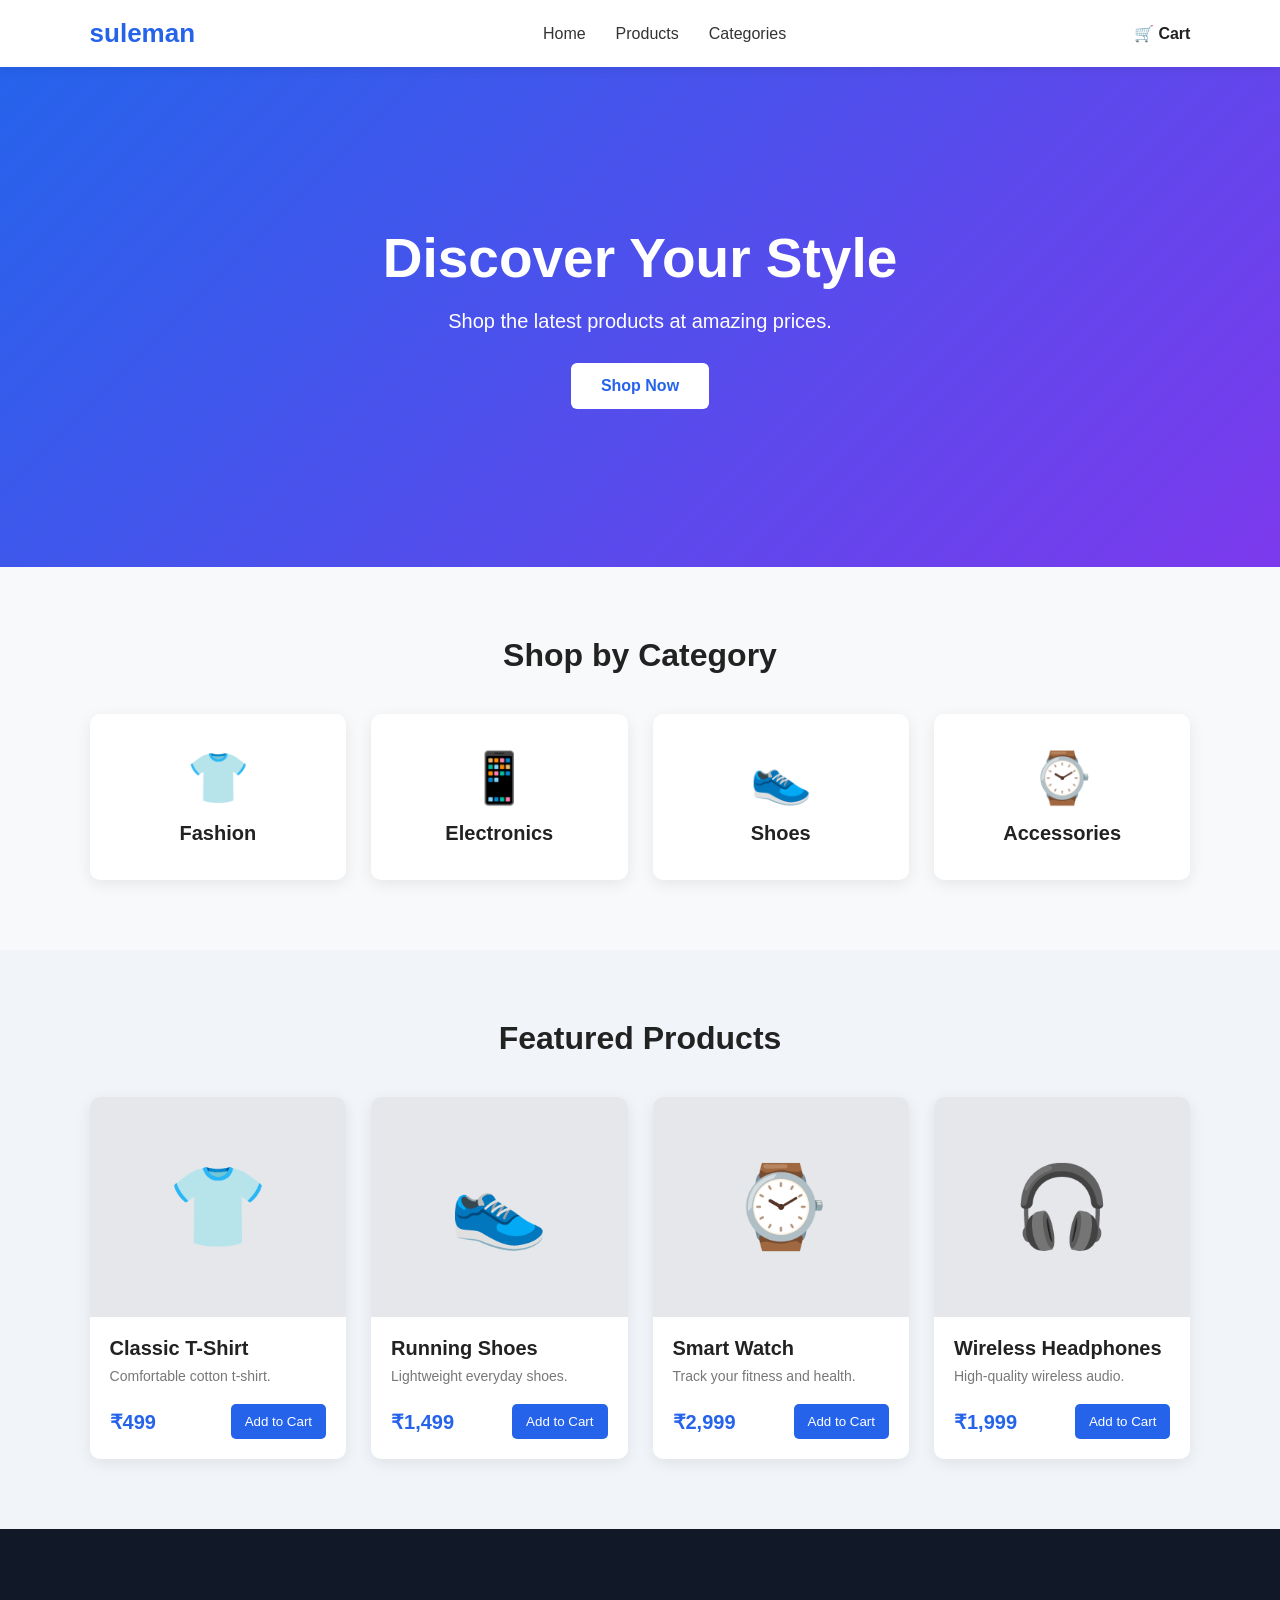
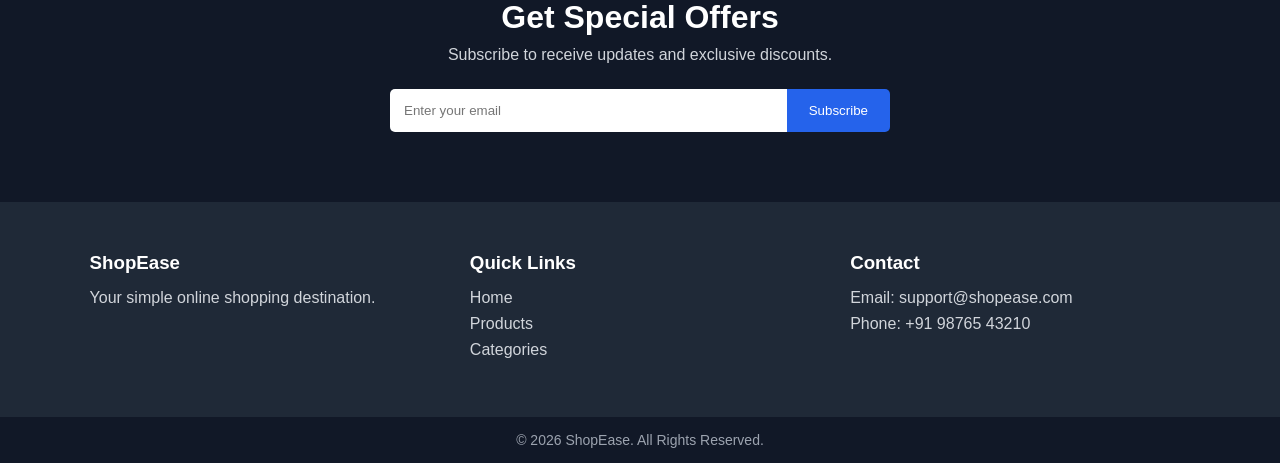
<file: index.html>
<!DOCTYPE html>
<html lang="en">
<head>
    <meta charset="UTF-8">
    <meta name="viewport" content="width=device-width, initial-scale=1.0">
    <title>ShopEase - E-Commerce</title>

    <!-- CSS -->
    <link rel="stylesheet" href="./styles/index.css">
</head>
<body>

    <!-- Header -->
    <header>
        <div class="logo">suleman</div>

        <nav>
            <a href="#">Home</a>
            <a href="#products">Products</a>
            <a href="#categories">Categories</a>
        </nav>

        <div class="cart">
            🛒 Cart
        </div>
    </header>

    <!-- Hero Section -->
    <section class="hero">
        <div class="hero-content">
            <h1>Discover Your Style</h1>
            <p>Shop the latest products at amazing prices.</p>
            <a href="#products" class="btn">Shop Now</a>
        </div>
    </section>

    <!-- Categories -->
    <section id="categories" class="section">
        <h2>Shop by Category</h2>

        <div class="categories">
            <div class="category">
                <div class="category-icon">👕</div>
                <h3>Fashion</h3>
            </div>

            <div class="category">
                <div class="category-icon">📱</div>
                <h3>Electronics</h3>
            </div>

            <div class="category">
                <div class="category-icon">👟</div>
                <h3>Shoes</h3>
            </div>

            <div class="category">
                <div class="category-icon">⌚</div>
                <h3>Accessories</h3>
            </div>
        </div>
    </section>

    <!-- Products -->
    <section id="products" class="section products-section">
        <h2>Featured Products</h2>

        <div class="products">

            <div class="product-card">
                <div class="product-image">👕</div>
                <div class="product-info">
                    <h3>Classic T-Shirt</h3>
                    <p class="description">Comfortable cotton t-shirt.</p>
                    <div class="product-bottom">
                        <span class="price">₹499</span>
                        <button>Add to Cart</button>
                    </div>
                </div>
            </div>

            <div class="product-card">
                <div class="product-image">👟</div>
                <div class="product-info">
                    <h3>Running Shoes</h3>
                    <p class="description">Lightweight everyday shoes.</p>
                    <div class="product-bottom">
                        <span class="price">₹1,499</span>
                        <button>Add to Cart</button>
                    </div>
                </div>
            </div>

            <div class="product-card">
                <div class="product-image">⌚</div>
                <div class="product-info">
                    <h3>Smart Watch</h3>
                    <p class="description">Track your fitness and health.</p>
                    <div class="product-bottom">
                        <span class="price">₹2,999</span>
                        <button>Add to Cart</button>
                    </div>
                </div>
            </div>

            <div class="product-card">
                <div class="product-image">🎧</div>
                <div class="product-info">
                    <h3>Wireless Headphones</h3>
                    <p class="description">High-quality wireless audio.</p>
                    <div class="product-bottom">
                        <span class="price">₹1,999</span>
                        <button>Add to Cart</button>
                    </div>
                </div>
            </div>

        </div>
    </section>

    <!-- Newsletter -->
    <section class="newsletter">
        <h2>Get Special Offers</h2>
        <p>Subscribe to receive updates and exclusive discounts.</p>

        <form>
            <input type="email" placeholder="Enter your email">
            <button type="submit">Subscribe</button>
        </form>
    </section>

    <!-- Footer -->
    <footer id="contact">
        <div>
            <h3>ShopEase</h3>
            <p>Your simple online shopping destination.</p>
        </div>

        <div>
            <h3>Quick Links</h3>
            <a href="#">Home</a>
            <a href="#products">Products</a>
            <a href="#categories">Categories</a>
        </div>

        <div>
            <h3>Contact</h3>
            <p>Email: support@shopease.com</p>
            <p>Phone: +91 98765 43210</p>
        </div>
    </footer>

    <div class="copyright">
        <p>© 2026 ShopEase. All Rights Reserved.</p>
    </div>

</body>
</html>
</file>
<file: styles/index.css>
/* Reset */
* {
    margin: 0;
    padding: 0;
    box-sizing: border-box;
}

html {
    scroll-behavior: smooth;
}

body {
    font-family: Arial, Helvetica, sans-serif;
    background: #f8f9fa;
    color: #222;
}

/* Header */
header {
    width: 100%;
    background: white;
    padding: 18px 7%;
    display: flex;
    align-items: center;
    justify-content: space-between;
    box-shadow: 0 2px 10px rgba(0, 0, 0, 0.08);
    position: sticky;
    top: 0;
    z-index: 1000;
}

.logo {
    font-size: 26px;
    font-weight: bold;
    color: #2563eb;
}

nav {
    display: flex;
    gap: 30px;
}

nav a {
    text-decoration: none;
    color: #333;
    font-weight: 500;
}

nav a:hover {
    color: #2563eb;
}

.cart {
    font-weight: bold;
    cursor: pointer;
}

/* Hero */
.hero {
    min-height: 500px;
    background: linear-gradient(
        135deg,
        #2563eb,
        #7c3aed
    );

    display: flex;
    align-items: center;
    justify-content: center;
    text-align: center;
    color: white;
    padding: 40px 20px;
}

.hero-content h1 {
    font-size: 55px;
    margin-bottom: 20px;
}

.hero-content p {
    font-size: 20px;
    margin-bottom: 30px;
}

.btn {
    display: inline-block;
    background: white;
    color: #2563eb;
    text-decoration: none;
    padding: 14px 30px;
    border-radius: 6px;
    font-weight: bold;
}

.btn:hover {
    background: #f1f5f9;
}

/* Common Section */
.section {
    padding: 70px 7%;
}

.section h2 {
    text-align: center;
    font-size: 32px;
    margin-bottom: 40px;
}

/* Categories */
.categories {
    display: grid;
    grid-template-columns: repeat(4, 1fr);
    gap: 25px;
}

.category {
    background: white;
    padding: 35px 20px;
    text-align: center;
    border-radius: 10px;
    box-shadow: 0 4px 15px rgba(0, 0, 0, 0.08);
    transition: 0.3s;
}

.category:hover {
    transform: translateY(-5px);
}

.category-icon {
    font-size: 50px;
    margin-bottom: 15px;
}

.category h3 {
    font-size: 20px;
}

/* Products */
.products-section {
    background: #f1f5f9;
}

.products {
    display: grid;
    grid-template-columns: repeat(4, 1fr);
    gap: 25px;
}

.product-card {
    background: white;
    border-radius: 10px;
    overflow: hidden;
    box-shadow: 0 4px 15px rgba(0, 0, 0, 0.08);
    transition: 0.3s;
}

.product-card:hover {
    transform: translateY(-6px);
}

.product-image {
    height: 220px;
    background: #e5e7eb;
    display: flex;
    align-items: center;
    justify-content: center;
    font-size: 80px;
}

.product-info {
    padding: 20px;
}

.product-info h3 {
    font-size: 20px;
    margin-bottom: 8px;
}

.description {
    color: #777;
    font-size: 14px;
    margin-bottom: 20px;
}

.product-bottom {
    display: flex;
    align-items: center;
    justify-content: space-between;
}

.price {
    color: #2563eb;
    font-size: 20px;
    font-weight: bold;
}

.product-bottom button {
    border: none;
    background: #2563eb;
    color: white;
    padding: 10px 14px;
    border-radius: 5px;
    cursor: pointer;
}

.product-bottom button:hover {
    background: #1d4ed8;
}

/* Newsletter */
.newsletter {
    background: #111827;
    color: white;
    text-align: center;
    padding: 70px 20px;
}

.newsletter h2 {
    font-size: 32px;
    margin-bottom: 10px;
}

.newsletter p {
    color: #d1d5db;
    margin-bottom: 25px;
}

.newsletter form {
    display: flex;
    max-width: 500px;
    margin: auto;
}

.newsletter input {
    flex: 1;
    padding: 14px;
    border: none;
    outline: none;
    border-radius: 5px 0 0 5px;
}

.newsletter button {
    padding: 14px 22px;
    border: none;
    background: #2563eb;
    color: white;
    cursor: pointer;
    border-radius: 0 5px 5px 0;
}

/* Footer */
footer {
    background: #1f2937;
    color: white;
    padding: 50px 7%;
    display: grid;
    grid-template-columns: repeat(3, 1fr);
    gap: 40px;
}

footer h3 {
    margin-bottom: 15px;
}

footer p {
    color: #d1d5db;
    margin-bottom: 8px;
}

footer a {
    display: block;
    color: #d1d5db;
    text-decoration: none;
    margin-bottom: 8px;
}

footer a:hover {
    color: white;
}

.copyright {
    background: #111827;
    color: #9ca3af;
    text-align: center;
    padding: 15px;
    font-size: 14px;
}

/* Responsive Design */
@media (max-width: 900px) {

    .products {
        grid-template-columns: repeat(2, 1fr);
    }

    .categories {
        grid-template-columns: repeat(2, 1fr);
    }

    header {
        padding: 15px 4%;
    }

    nav {
        gap: 15px;
    }
}

@media (max-width: 600px) {

    header {
        flex-direction: column;
        gap: 15px;
    }

    nav {
        flex-wrap: wrap;
        justify-content: center;
    }

    .hero-content h1 {
        font-size: 38px;
    }

    .hero-content p {
        font-size: 16px;
    }

    .products,
    .categories {
        grid-template-columns: 1fr;
    }

    footer {
        grid-template-columns: 1fr;
        text-align: center;
    }

    .newsletter form {
        flex-direction: column;
        gap: 10px;
    }

    .newsletter input,
    .newsletter button {
        width: 100%;
        border-radius: 5px;
    }
}
</file>
